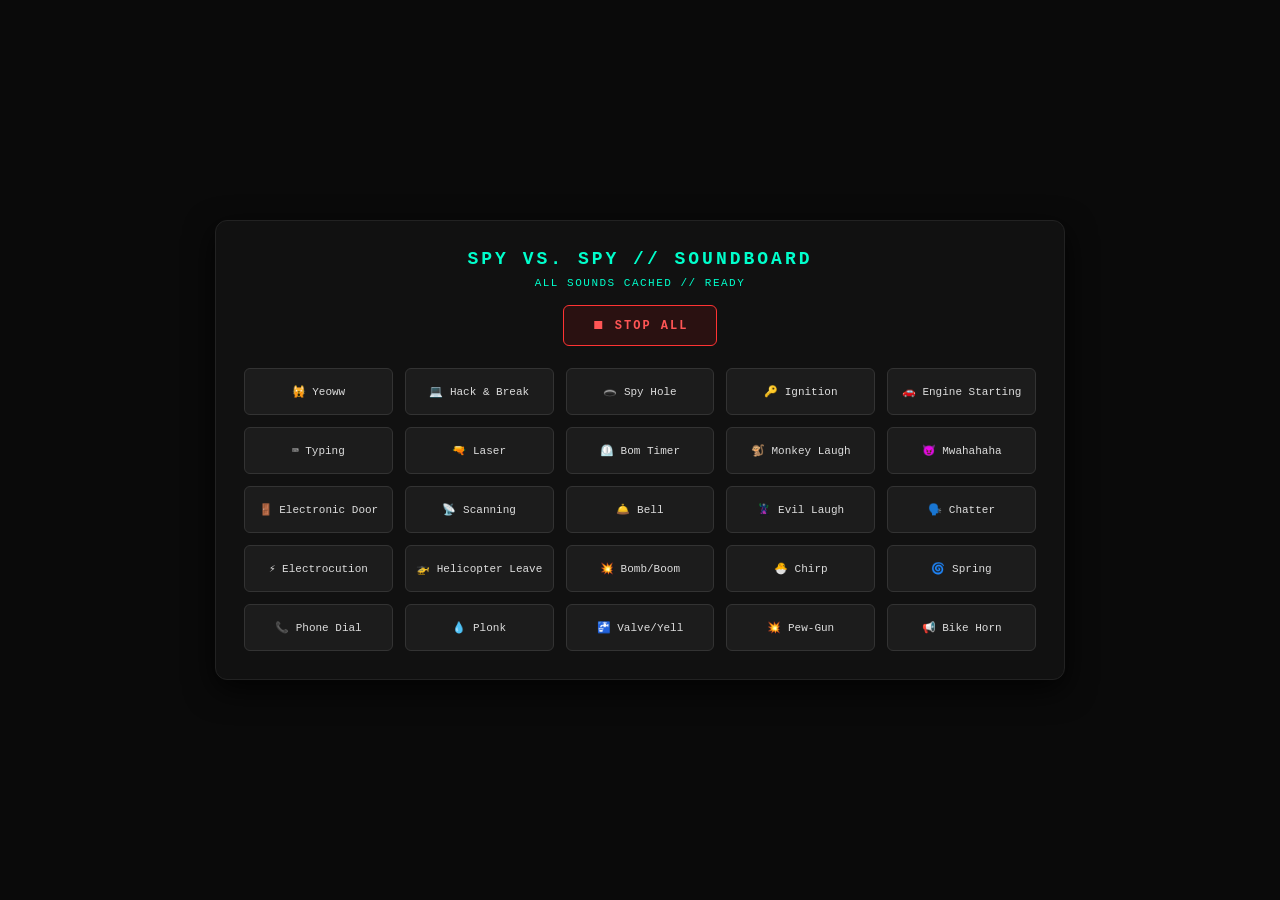
<file: index.htm>
<!DOCTYPE html>
<html lang="en">
<head>
  <meta charset="UTF-8">
  <meta name="viewport" content="width=device-width, initial-scale=1.0">
  <title>Spy vs. Spy Soundboard</title>
  <style>
    * {
      box-sizing: border-box;
    }
    body {
      background-color: #0a0a0a;
      color: #ffffff;
      font-family: 'Courier New', Courier, monospace;
      margin: 0;
      padding: 40px 20px;
      display: flex;
      justify-content: center;
      align-items: center;
      min-height: 100vh;
    }

    .soundboard-container {
      background: #111111;
      padding: 28px;
      border-radius: 12px;
      color: #ffffff;
      width: 100%;
      max-width: 850px;
      border: 1px solid #222222;
      box-shadow: 0 10px 30px rgba(0,0,0,0.8);
    }

    .soundboard-container h1 {
      margin-top: 0;
      margin-bottom: 8px;
      font-size: 18px;
      letter-spacing: 3px;
      color: #00ffcc;
      text-transform: uppercase;
      text-align: center;
    }

    .loader-status {
      font-size: 11px;
      color: #888888;
      text-align: center;
      margin-bottom: 16px;
      letter-spacing: 1.5px;
      text-transform: uppercase;
    }

    .control-bar {
      display: flex;
      justify-content: center;
      margin-bottom: 22px;
    }

    .stop-btn {
      background: #2a1111;
      color: #ff5555;
      border: 1px solid #ff3333;
      padding: 12px 28px;
      border-radius: 6px;
      cursor: pointer;
      font-family: inherit;
      font-size: 12px;
      font-weight: bold;
      letter-spacing: 2px;
      transition: all 0.15s ease-in-out;
      user-select: none;
    }

    .stop-btn:hover {
      background: #ff3333;
      color: #ffffff;
      box-shadow: 0 0 15px rgba(255, 51, 51, 0.5);
    }

    .stop-btn:active {
      transform: scale(0.95);
    }

    .soundboard-grid {
      display: grid;
      grid-template-columns: repeat(5, 1fr);
      gap: 12px;
    }

    .sound-btn {
      background: #181818;
      color: #555555;
      border: 1px solid #252525;
      padding: 16px 8px;
      border-radius: 6px;
      cursor: pointer;
      font-family: inherit;
      font-size: 11px;
      text-align: center;
      transition: all 0.15s ease-in-out;
      user-select: none;
      white-space: nowrap;
      overflow: hidden;
      text-overflow: ellipsis;
    }

    .sound-btn.cached {
      color: #dddddd;
      border-color: #333333;
      background: #1c1c1c;
    }

    .sound-btn.cached:hover {
      background: #00ffcc;
      color: #000000;
      border-color: #00ffcc;
      font-weight: bold;
      box-shadow: 0 0 12px rgba(0, 255, 204, 0.4);
    }

    .sound-btn.playing {
      background: #00ffcc !important;
      color: #000000 !important;
      border-color: #00ffcc !important;
      font-weight: bold;
      box-shadow: 0 0 15px rgba(0, 255, 204, 0.6);
    }

    .sound-btn:active {
      transform: scale(0.96);
    }

    @media (max-width: 700px) {
      .soundboard-grid {
        grid-template-columns: repeat(3, 1fr);
      }
    }

    @media (max-width: 450px) {
      .soundboard-grid {
        grid-template-columns: repeat(2, 1fr);
      }
    }
  </style>
</head>
<body>

<div class="soundboard-container">
  <h1>SPY VS. SPY // SOUNDBOARD</h1>
  <div id="loader-status" class="loader-status">Pre-caching audio files...</div>
  
  <div class="control-bar">
    <button id="stop-all-btn" class="stop-btn">⏹ STOP ALL</button>
  </div>

  <div class="soundboard-grid">
    <button class="sound-btn" data-src="./DATA_00000.wav">🙀 Yeoww</button>
    <button class="sound-btn" data-src="./DATA_00149.wav">💻 Hack & Break</button>
    <button class="sound-btn" data-src="./DATA_00164.wav">🕳️ Spy Hole</button>
    <button class="sound-btn" data-src="./DATA_00174.wav">🔑 Ignition</button>
    <button class="sound-btn" data-src="./DATA_00189.wav">🚗 Engine Starting</button>
    <button class="sound-btn" data-src="./DATA_00200.wav">⌨️ Typing</button>
    <button class="sound-btn" data-src="./DATA_00212.wav">🔫 Laser</button>
    <button class="sound-btn" data-src="./DATA_00221.wav">⏲️ Bom Timer</button>
    <button class="sound-btn" data-src="./DATA_00250.wav">🐒 Monkey Laugh</button>
    <button class="sound-btn" data-src="./DATA_00252.wav">😈 Mwahahaha</button>
    <button class="sound-btn" data-src="./DATA_00264.wav">🚪 Electronic Door</button>
    <button class="sound-btn" data-src="./DATA_00271.wav">📡 Scanning</button>
    <button class="sound-btn" data-src="./DATA_00275.wav">🛎️ Bell</button>
    <button class="sound-btn" data-src="./DATA_00295.wav">🦹 Evil Laugh</button>
    <button class="sound-btn" data-src="./DATA_00301.wav">🗣️ Chatter</button>
    <button class="sound-btn" data-src="./DATA_00329.wav">⚡ Electrocution</button>
    <button class="sound-btn" data-src="./DATA_00386.wav">🚁 Helicopter Leave</button>
    <button class="sound-btn" data-src="./DATA_00402.wav">💥 Bomb/Boom</button>
    <button class="sound-btn" data-src="./DATA_00405.wav">🐣 Chirp</button>
    <button class="sound-btn" data-src="./DATA_00408.wav">🌀 Spring</button>
    <button class="sound-btn" data-src="./DATA_00416.wav">📞 Phone Dial</button>
    <button class="sound-btn" data-src="./DATA_00418.wav">💧 Plonk</button>
    <button class="sound-btn" data-src="./DATA_00419.wav">🚰 Valve/Yell</button>
    <button class="sound-btn" data-src="./DATA_00424.wav">💥 Pew-Gun</button>
    <button class="sound-btn" data-src="./DATA_00425.wav">📢 Bike Horn</button>
  </div>
</div>

<script>
  const activeAudioMap = new Map();
  const buttons = document.querySelectorAll('.sound-btn');
  const stopBtn = document.getElementById('stop-all-btn');
  const statusEl = document.getElementById('loader-status');
  let loadedCount = 0;

  buttons.forEach(button => {
    const url = button.dataset.src;
    
    const preloadAudio = new Audio();
    preloadAudio.src = url;
    preloadAudio.preload = 'auto';

    preloadAudio.addEventListener('canplaythrough', () => {
      if (!button.classList.contains('cached')) {
        button.classList.add('cached');
        loadedCount++;
        if (loadedCount === buttons.length) {
          statusEl.textContent = "All sounds cached // Ready";
          statusEl.style.color = "#00ffcc";
        } else {
          statusEl.textContent = `Pre-caching audio: ${loadedCount}/${buttons.length}`;
        }
      }
    }, { once: true });

    preloadAudio.load();

    button.addEventListener('click', () => {
      if (activeAudioMap.has(button)) {
        const audio = activeAudioMap.get(button);
        audio.pause();
        audio.currentTime = 0;
        activeAudioMap.delete(button);
        button.classList.remove('playing');
        return;
      }

      const audio = new Audio(url);
      activeAudioMap.set(button, audio);
      button.classList.add('playing');

      audio.play().catch(err => {
        console.error("Playback failed:", err);
        activeAudioMap.delete(button);
        button.classList.remove('playing');
      });

      audio.addEventListener('ended', () => {
        activeAudioMap.delete(button);
        button.classList.remove('playing');
      });
    });
  });

  stopBtn.addEventListener('click', () => {
    activeAudioMap.forEach((audio, button) => {
      audio.pause();
      audio.currentTime = 0;
      button.classList.remove('playing');
    });
    activeAudioMap.clear();
  });
</script>
</body>
</html>
</file>
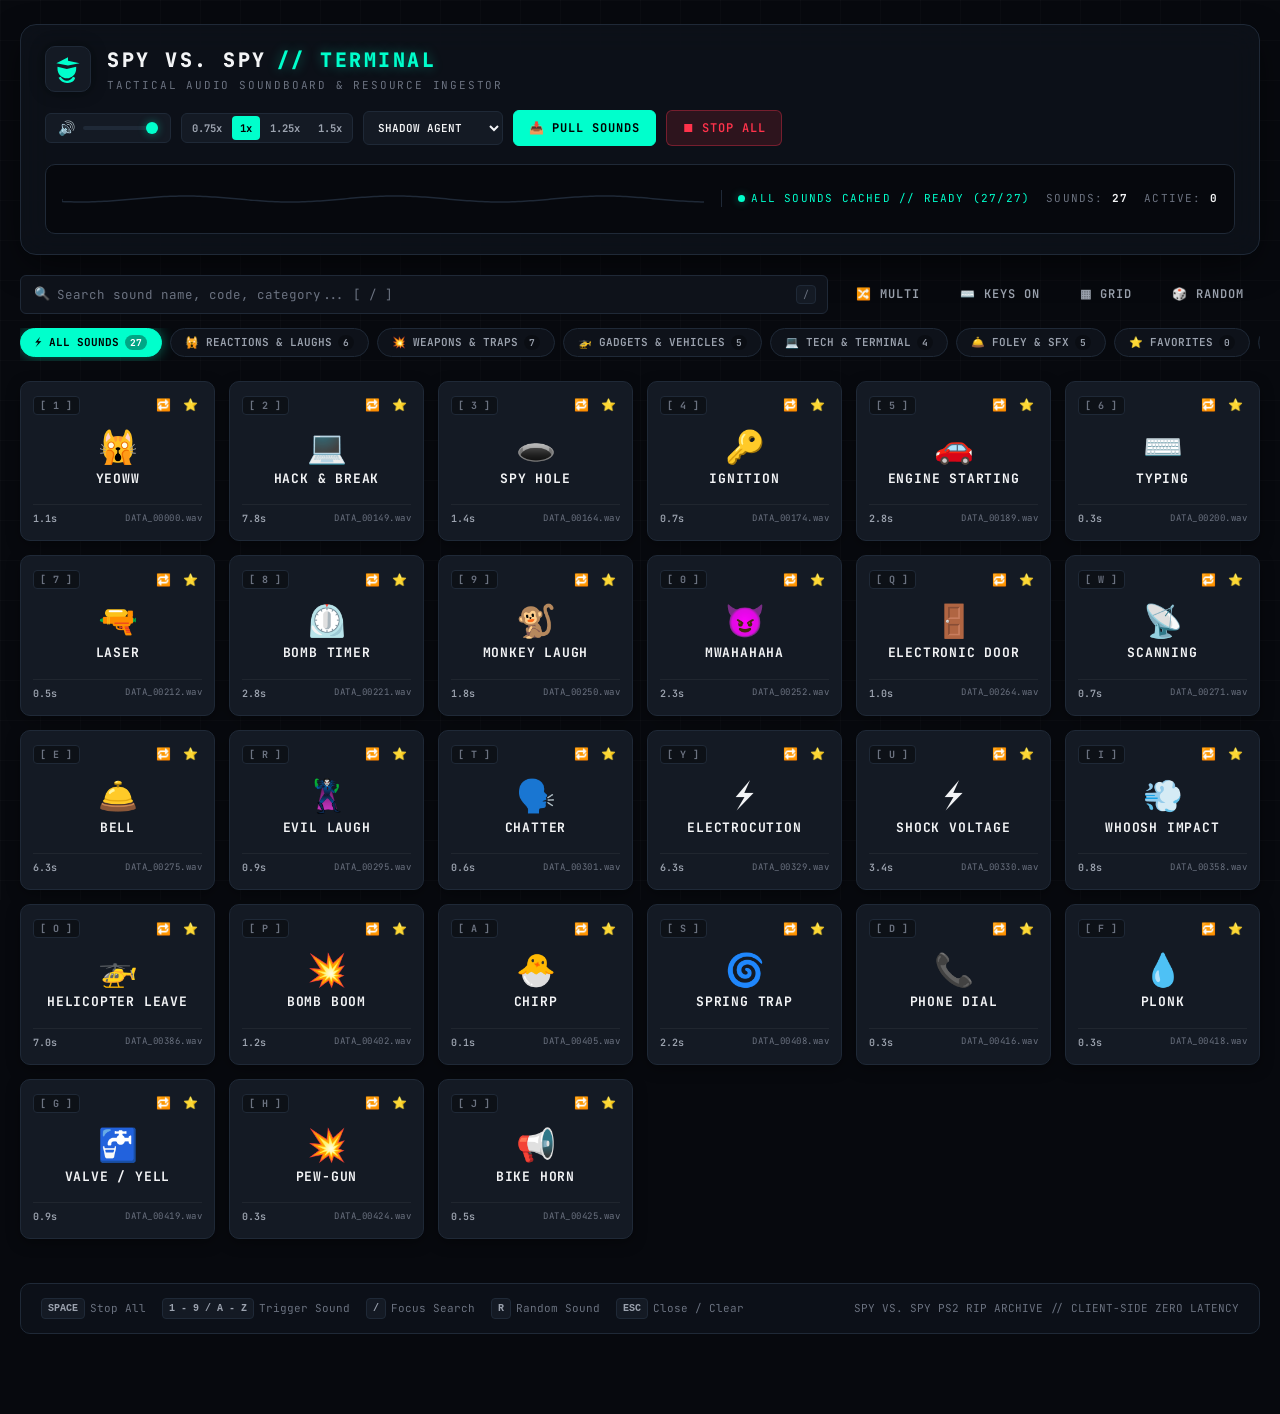
<file: index.html>
<!DOCTYPE html>
<html lang="en">
<head>
  <meta charset="UTF-8">
  <meta name="viewport" content="width=device-width, initial-scale=1.0">
  <title>SPY VS. SPY // AUDIO TERMINAL</title>
  <meta name="description" content="Ultra-clean, zero-latency interactive Spy vs. Spy soundboard with audio visualizer, zip extractor, and Sounds Resource file import.">
  
  <!-- Modern Clean Typography -->
  <link rel="preconnect" href="https://fonts.googleapis.com">
  <link rel="preconnect" href="https://fonts.gstatic.com" crossorigin>
  <link href="https://fonts.googleapis.com/css2?family=JetBrains+Mono:wght@400;500;600;700;800&family=Inter:wght@400;500;600;700;800&display=swap" rel="stylesheet">
  
  <link rel="stylesheet" href="css/style.css">
</head>
<body>

<div class="app-wrapper">
  
  <!-- ===================================================================
       HEADER & VISUALIZER PANEL
       =================================================================== -->
  <header class="header-panel">
    <div class="header-top">
      
      <!-- Brand & Title -->
      <div class="brand-section">
        <div class="spy-logo" title="Spy vs. Spy Classified HQ">
          <!-- Stylized Spy Hat & Trenchcoat Mask Icon -->
          <svg viewBox="0 0 24 24">
            <path d="M12 2L2 7l10 2 10-2-10-2zm0 4.2L5.8 7.5 12 8.7l6.2-1.2L12 6.2zM3 10v2c0 4.4 3.6 8 8 8s8-3.6 8-8v-2l-8 2-8-2zm8 14c-3.1 0-5.8-1.8-7.1-4.4l1.8-1c1 1.9 3 3.4 5.3 3.4s4.3-1.5 5.3-3.4l1.8 1C17.8 22.2 15.1 24 12 24z"/>
          </svg>
        </div>
        <div class="brand-titles">
          <h1>SPY VS. SPY <span class="accent-tag">// TERMINAL</span></h1>
          <div class="subtitle">TACTICAL AUDIO SOUNDBOARD & RESOURCE INGESTOR</div>
        </div>
      </div>

      <!-- Header Action Controls -->
      <div class="header-actions">
        <!-- Master Volume Control -->
        <div class="volume-control-box" title="Master Volume">
          <button id="volume-mute-btn" class="vol-icon-btn" title="Toggle Mute">🔊</button>
          <input type="range" id="volume-slider" class="volume-slider" min="0" max="1" step="0.05" value="1">
        </div>

        <!-- Playback Speed / Pitch -->
        <div class="speed-selector" title="Playback Speed / Pitch">
          <button class="speed-opt" data-speed="0.75">0.75x</button>
          <button class="speed-opt active" data-speed="1.0">1x</button>
          <button class="speed-opt" data-speed="1.25">1.25x</button>
          <button class="speed-opt" data-speed="1.5">1.5x</button>
        </div>

        <!-- Theme Picker -->
        <select id="theme-picker" class="theme-picker-select" title="Interface Theme">
          <option value="shadow">SHADOW AGENT</option>
          <option value="noir">MAD NOIR (B&W)</option>
          <option value="crt">CRT TERMINAL</option>
        </select>

        <!-- Import / Pull Sounds Button -->
        <button id="import-open-btn" class="btn btn-primary" title="Pull in sound files from Sounds Resource or computer">
          <span>📥</span> PULL SOUNDS
        </button>

        <!-- Global Master Stop Button -->
        <button id="stop-all-btn" class="btn btn-danger" title="Stop all playing audio (Shortcut: Space)">
          <span>⏹</span> STOP ALL
        </button>
      </div>

    </div>

    <!-- Realtime Audio Visualizer Strip -->
    <div class="visualizer-strip">
      <div class="canvas-container">
        <canvas id="audio-visualizer"></canvas>
      </div>
      <div class="status-telemetry">
        <div class="status-tag">
          <span class="status-dot"></span>
          <span id="loader-status">CONNECTING AUDIO ENGINE...</span>
        </div>
        <div>SOUNDS: <strong id="total-sounds-count">27</strong></div>
        <div>ACTIVE: <strong id="active-voices-count">0</strong></div>
      </div>
    </div>
  </header>

  <!-- ===================================================================
       TOOLBAR: SEARCH, CATEGORIES & VIEW SWITCHES
       =================================================================== -->
  <section class="toolbar-panel">
    
    <div class="search-and-controls">
      <!-- Search Input -->
      <div class="search-box">
        <span class="search-icon">🔍</span>
        <input type="text" id="search-input" class="search-input" placeholder="Search sound name, code, category... [ / ]" autocomplete="off" spellcheck="false">
        <button id="search-clear-btn" class="search-clear-btn" title="Clear Search">✕</button>
        <span class="search-shortcut-badge">/</span>
      </div>

      <!-- Action Toggles -->
      <div class="toolbar-toggles">
        <button id="playback-mode-toggle" class="btn btn-ghost" title="Switch between Multi-Sound and Solo mode">🔀 MULTI</button>
        <button id="hotkey-toggle-btn" class="btn btn-ghost" title="Toggle visible hotkey badges">⌨️ KEYS ON</button>
        <button id="view-mode-toggle" class="btn btn-ghost" title="Toggle Grid / List view">▦ GRID</button>
        <button id="random-sound-btn" class="btn btn-ghost" title="Trigger a random sound effect [R]">🎲 RANDOM</button>
      </div>
    </div>

    <!-- Category Filter Pills -->
    <div class="categories-strip">
      <button class="cat-pill active" data-category="all">
        <span>⚡ ALL SOUNDS</span>
        <span class="cat-count">27</span>
      </button>
      <button class="cat-pill" data-category="reactions">
        <span>🙀 REACTIONS & LAUGHS</span>
        <span class="cat-count">6</span>
      </button>
      <button class="cat-pill" data-category="weapons">
        <span>💥 WEAPONS & TRAPS</span>
        <span class="cat-count">7</span>
      </button>
      <button class="cat-pill" data-category="gadgets">
        <span>🚁 GADGETS & VEHICLES</span>
        <span class="cat-count">5</span>
      </button>
      <button class="cat-pill" data-category="tech">
        <span>💻 TECH & TERMINAL</span>
        <span class="cat-count">4</span>
      </button>
      <button class="cat-pill" data-category="foley">
        <span>🛎️ FOLEY & SFX</span>
        <span class="cat-count">5</span>
      </button>
      <button class="cat-pill" data-category="favorites">
        <span>⭐ FAVORITES</span>
        <span class="cat-count">0</span>
      </button>
      <button class="cat-pill" data-category="custom">
        <span>📥 CUSTOM / IMPORTED</span>
        <span class="cat-count">0</span>
      </button>
    </div>

  </section>

  <!-- ===================================================================
       SOUNDBOARD GRID CONTAINER
       =================================================================== -->
  <main id="soundboard-grid" class="soundboard-grid" aria-label="Spy Soundboard Grid">
    <!-- Sound cards injected dynamically via JavaScript -->
  </main>

  <!-- ===================================================================
       FOOTER & KEYBOARD SHORTCUTS HINTS
       =================================================================== -->
  <footer class="footer-bar">
    <div class="hotkey-hints">
      <span class="hotkey-item"><kbd>SPACE</kbd> Stop All</span>
      <span class="hotkey-item"><kbd>1 - 9 / A - Z</kbd> Trigger Sound</span>
      <span class="hotkey-item"><kbd>/</kbd> Focus Search</span>
      <span class="hotkey-item"><kbd>R</kbd> Random Sound</span>
      <span class="hotkey-item"><kbd>ESC</kbd> Close / Clear</span>
    </div>
    <div>SPY VS. SPY PS2 RIP ARCHIVE // CLIENT-SIDE ZERO LATENCY</div>
  </footer>

</div>

<!-- Toast Container -->
<div id="toast-container" class="toast-container"></div>

<!-- ===================================================================
     FULLSCREEN DRAG & DROP OVERLAY
     =================================================================== -->
<div id="global-drag-overlay" class="global-drag-overlay">
  <div class="global-drag-icon">📦</div>
  <div class="global-drag-title">DROP SOUND ARCHIVE OR AUDIO FILES HERE</div>
  <div class="global-drag-subtitle">Supports .ZIP from Sounds Resource, or raw .WAV, .MP3, .OGG, .FLAC</div>
</div>

<!-- ===================================================================
     IMPORT / PULL SOUNDS MODAL
     =================================================================== -->
<div id="import-modal" class="modal-backdrop">
  <div class="modal-window">
    
    <div class="modal-header">
      <h2><span>📥</span> PULL & IMPORT SOUND ASSETS</h2>
      <button class="modal-close-btn" title="Close">✕</button>
    </div>

    <!-- Modal Navigation Tabs -->
    <div class="modal-tabs">
      <button class="modal-tab-btn active" data-tab="tab-upload">DROP / UNPACK ZIP</button>
      <button class="modal-tab-btn" data-tab="tab-url">PULL FROM URL</button>
      <button class="modal-tab-btn" data-tab="tab-manage">CUSTOM LIBRARY</button>
    </div>

    <div class="modal-body">
      
      <!-- TAB 1: DROP / UNPACK ZIP (SOUNDS RESOURCE SPECIFIC) -->
      <div id="tab-upload" class="modal-tab-pane" style="display: flex; flex-direction: column; gap: 16px;">
        
        <!-- The Sounds Resource Helper Card -->
        <div id="spriters-notice-box" class="spriters-notice-card">
          <div class="spriters-notice-header">
            <h4><span>🕵️‍♂️</span> The Sounds Resource (PlayStation 2 // Asset 452648)</h4>
            <a href="https://sounds.spriters-resource.com/playstation_2/spyvsspy/asset/452648/" 
               target="_blank" 
               rel="noopener noreferrer" 
               class="btn btn-primary" 
               style="font-size: 11px; padding: 5px 10px;">
              OPEN ASSET PAGE ↗
            </a>
          </div>
          <p>
            Asset <strong>#452648</strong> contains the sound effect rips from <em>Spy vs. Spy (PS2)</em>. 
            Because The Sounds Resource utilizes Cloudflare protection, direct scraping is guarded. 
            Importing is instant with 2 clicks:
          </p>
          <ol class="spriters-step-list">
            <li>Click <strong>Open Asset Page ↗</strong> above.</li>
            <li>Click the <strong>Download Asset / ZIP</strong> button on their page.</li>
            <li>Drag & drop the downloaded <code>.zip</code> file right into the box below!</li>
          </ol>
        </div>

        <!-- Dropzone Area -->
        <div id="modal-dropzone" class="dropzone-box">
          <div class="dropzone-icon">📁</div>
          <div class="dropzone-title">DROP ASSET .ZIP OR AUDIO FILES HERE</div>
          <div class="dropzone-subtitle">Click to select files, or drag and drop any .zip, .wav, .mp3, .ogg</div>
          <input type="file" id="modal-file-picker" multiple accept=".zip,.wav,.mp3,.ogg,.flac,.m4a,.aac" style="display: none;">
        </div>

      </div>

      <!-- TAB 2: PULL FROM URL -->
      <div id="tab-url" class="modal-tab-pane" style="display: none; flex-direction: column; gap: 16px;">
        <p style="font-size: 12px; color: var(--text-dim); line-height: 1.6;">
          Enter any direct audio file URL (or sound package URL). The app will automatically attempt direct retrieval, and gracefully proxy cross-origin restrictions if blocked by CORS:
        </p>

        <div class="url-input-group">
          <label class="url-input-label" for="url-input-field">AUDIO SOURCE URL:</label>
          <div class="url-input-row">
            <input type="url" id="url-input-field" class="url-text-input" placeholder="https://example.com/sound.wav or sound_pack.zip">
            <button id="url-fetch-btn" class="btn btn-primary">FETCH & ADD</button>
          </div>
        </div>
      </div>

      <!-- TAB 3: CUSTOM LIBRARY MANAGEMENT -->
      <div id="tab-manage" class="modal-tab-pane" style="display: none; flex-direction: column; gap: 14px;">
        <div style="display: flex; justify-content: space-between; align-items: center;">
          <span style="font-size: 12px; font-weight: 700;">IMPORTED CUSTOM SOUNDS</span>
          <button id="export-pack-btn" class="btn btn-ghost" style="font-size: 11px;">💾 EXPORT SOUNDBOARD PACK (.JSON)</button>
        </div>
        <div id="modal-custom-list" class="custom-list">
          <!-- Injected via JS -->
        </div>
      </div>

    </div>

    <div class="modal-footer">
      <span style="font-size: 10.5px; color: var(--text-muted);">ALL EXTRACTED SOUNDS ARE PERSISTED LOCALLY IN INDEXEDDB</span>
      <button class="btn btn-ghost modal-close-btn" style="padding: 6px 14px;">CLOSE</button>
    </div>

  </div>
</div>

<!-- Scripts -->
<script src="js/jszip.min.js"></script>
<!-- CDN Fallback for JSZip if local script is missing -->
<script>
  if (!window.JSZip) {
    var cdnScript = document.createElement('script');
    cdnScript.src = 'https://cdnjs.cloudflare.com/ajax/libs/jszip/3.10.1/jszip.min.js';
    document.head.appendChild(cdnScript);
  }
</script>
<script src="js/app.js"></script>

</body>
</html>
</file>
<file: css/style.css>
/* ===================================================================
   SPY VS. SPY // AUDIO TERMINAL - MODERN CLEAN STYLESHEET
   =================================================================== */

:root {
  --font-mono: 'JetBrains Mono', 'SF Mono', Monaco, 'Courier New', monospace;
  --font-sans: 'Inter', -apple-system, BlinkMacSystemFont, 'Segoe UI', Roboto, sans-serif;

  /* Theme: Shadow Agent (Default) */
  --bg-body: #07090e;
  --bg-surface: #0e121a;
  --bg-card: #141a24;
  --bg-card-hover: #1c2433;
  --bg-card-active: #0c2b29;
  --border-subtle: #1f2937;
  --border-glow: #00ffcc;
  --text-main: #f3f4f6;
  --text-dim: #9ca3af;
  --text-muted: #6b7280;
  --accent: #00ffcc;
  --accent-glow: rgba(0, 255, 204, 0.4);
  --accent-secondary: #ffb000;
  --accent-danger: #ff334b;
  --danger-glow: rgba(255, 51, 75, 0.45);
  --badge-bg: rgba(0, 255, 204, 0.12);
  --badge-text: #00ffcc;
  --glass: rgba(14, 18, 26, 0.85);
  --glass-border: rgba(255, 255, 255, 0.08);
  --shadow-main: 0 12px 36px -8px rgba(0, 0, 0, 0.7);
  --radius-sm: 6px;
  --radius-md: 10px;
  --radius-lg: 16px;
}

/* Theme: Classic MAD Spy (Monochrome Noir) */
[data-theme="noir"] {
  --bg-body: #000000;
  --bg-surface: #111111;
  --bg-card: #181818;
  --bg-card-hover: #262626;
  --bg-card-active: #ffffff;
  --border-subtle: #333333;
  --border-glow: #ffffff;
  --text-main: #ffffff;
  --text-dim: #d1d5db;
  --text-muted: #888888;
  --accent: #ffffff;
  --accent-glow: rgba(255, 255, 255, 0.5);
  --accent-secondary: #d1d5db;
  --accent-danger: #ff4444;
  --danger-glow: rgba(255, 68, 68, 0.5);
  --badge-bg: rgba(255, 255, 255, 0.15);
  --badge-text: #ffffff;
  --glass: rgba(18, 18, 18, 0.95);
  --glass-border: rgba(255, 255, 255, 0.15);
}

/* Theme: Amber CRT Terminal */
[data-theme="crt"] {
  --bg-body: #0a0800;
  --bg-surface: #141002;
  --bg-card: #1e1905;
  --bg-card-hover: #2d2508;
  --bg-card-active: #3b2f0a;
  --border-subtle: #3d320a;
  --border-glow: #ffb000;
  --text-main: #ffca43;
  --text-dim: #d19a1a;
  --text-muted: #8a6510;
  --accent: #ffb000;
  --accent-glow: rgba(255, 176, 0, 0.45);
  --accent-secondary: #33ff33;
  --accent-danger: #ff3b30;
  --danger-glow: rgba(255, 59, 48, 0.45);
  --badge-bg: rgba(255, 176, 0, 0.14);
  --badge-text: #ffb000;
  --glass: rgba(20, 16, 2, 0.92);
  --glass-border: rgba(255, 176, 0, 0.2);
}

* {
  box-sizing: border-box;
  margin: 0;
  padding: 0;
}

html, body {
  min-height: 100vh;
  background-color: var(--bg-body);
  color: var(--text-main);
  font-family: var(--font-mono);
  -webkit-font-smoothing: antialiased;
  -moz-osx-font-smoothing: grayscale;
  line-height: 1.5;
  overflow-x: hidden;
}

/* Background Cyber Grid */
body::before {
  content: "";
  position: fixed;
  inset: 0;
  background-image:
    linear-gradient(to right, rgba(255, 255, 255, 0.02) 1px, transparent 1px),
    linear-gradient(to bottom, rgba(255, 255, 255, 0.02) 1px, transparent 1px);
  background-size: 40px 40px;
  pointer-events: none;
  z-index: 0;
}

.app-wrapper {
  position: relative;
  z-index: 1;
  max-width: 1400px;
  margin: 0 auto;
  padding: 24px 20px 80px;
  display: flex;
  flex-direction: column;
  gap: 20px;
}

/* ===================================================================
   TOP HEADER & VISUALIZER
   =================================================================== */

.header-panel {
  background: var(--glass);
  backdrop-filter: blur(16px);
  -webkit-backdrop-filter: blur(16px);
  border: 1px solid var(--border-subtle);
  border-radius: var(--radius-lg);
  padding: 20px 24px;
  box-shadow: var(--shadow-main);
  display: flex;
  flex-direction: column;
  gap: 18px;
}

.header-top {
  display: flex;
  align-items: center;
  justify-content: space-between;
  gap: 16px;
  flex-wrap: wrap;
}

.brand-section {
  display: flex;
  align-items: center;
  gap: 16px;
}

.spy-logo {
  width: 46px;
  height: 46px;
  background: var(--bg-card);
  border: 1px solid var(--border-subtle);
  border-radius: var(--radius-md);
  display: flex;
  align-items: center;
  justify-content: center;
  color: var(--accent);
  transition: all 0.25s ease;
  box-shadow: 0 0 15px rgba(0, 0, 0, 0.4);
}

.spy-logo svg {
  width: 28px;
  height: 28px;
  fill: currentColor;
}

.brand-titles h1 {
  font-size: 20px;
  font-weight: 800;
  letter-spacing: 2.5px;
  color: var(--text-main);
  display: flex;
  align-items: center;
  gap: 10px;
}

.brand-titles h1 .accent-tag {
  color: var(--accent);
  text-shadow: 0 0 12px var(--accent-glow);
}

.brand-titles .subtitle {
  font-size: 11px;
  color: var(--text-muted);
  letter-spacing: 1.8px;
  text-transform: uppercase;
  margin-top: 2px;
}

/* Header Quick Actions */
.header-actions {
  display: flex;
  align-items: center;
  gap: 10px;
  flex-wrap: wrap;
}

.btn {
  background: var(--bg-card);
  color: var(--text-main);
  border: 1px solid var(--border-subtle);
  padding: 9px 15px;
  border-radius: var(--radius-sm);
  font-family: inherit;
  font-size: 12px;
  font-weight: 600;
  letter-spacing: 1px;
  cursor: pointer;
  display: inline-flex;
  align-items: center;
  gap: 7px;
  transition: all 0.18s cubic-bezier(0.4, 0, 0.2, 1);
  user-select: none;
  white-space: nowrap;
}

.btn:hover {
  background: var(--bg-card-hover);
  border-color: var(--border-glow);
  color: var(--accent);
  box-shadow: 0 0 14px var(--accent-glow);
  transform: translateY(-1px);
}

.btn:active {
  transform: translateY(1px);
}

.btn-primary {
  background: var(--accent);
  color: #000000;
  border-color: var(--accent);
  font-weight: 700;
}

.btn-primary:hover {
  background: #ffffff;
  color: #000000;
  border-color: #ffffff;
  box-shadow: 0 0 18px var(--accent-glow);
}

.btn-danger {
  background: rgba(255, 51, 75, 0.14);
  color: var(--accent-danger);
  border-color: rgba(255, 51, 75, 0.35);
}

.btn-danger:hover {
  background: var(--accent-danger);
  color: #ffffff;
  border-color: var(--accent-danger);
  box-shadow: 0 0 16px var(--danger-glow);
}

.btn-ghost {
  background: transparent;
  border-color: transparent;
  color: var(--text-dim);
}

.btn-ghost:hover {
  background: var(--bg-card);
  border-color: var(--border-subtle);
}

/* Master Volume Slider */
.volume-control-box {
  display: flex;
  align-items: center;
  gap: 8px;
  background: var(--bg-card);
  border: 1px solid var(--border-subtle);
  padding: 6px 12px;
  border-radius: var(--radius-sm);
}

.vol-icon-btn {
  background: none;
  border: none;
  color: var(--text-dim);
  cursor: pointer;
  display: flex;
  align-items: center;
  font-size: 14px;
}

.vol-icon-btn:hover {
  color: var(--accent);
}

.volume-slider {
  -webkit-appearance: none;
  appearance: none;
  width: 75px;
  height: 4px;
  border-radius: 2px;
  background: var(--border-subtle);
  outline: none;
  cursor: pointer;
}

.volume-slider::-webkit-slider-thumb {
  -webkit-appearance: none;
  appearance: none;
  width: 12px;
  height: 12px;
  border-radius: 50%;
  background: var(--accent);
  cursor: pointer;
  box-shadow: 0 0 8px var(--accent-glow);
}

/* Playback Speed Selector */
.speed-selector {
  display: flex;
  align-items: center;
  gap: 2px;
  background: var(--bg-card);
  border: 1px solid var(--border-subtle);
  border-radius: var(--radius-sm);
  padding: 2px;
}

.speed-opt {
  background: none;
  border: none;
  color: var(--text-dim);
  font-family: inherit;
  font-size: 10.5px;
  font-weight: 700;
  padding: 5px 8px;
  border-radius: 4px;
  cursor: pointer;
  transition: all 0.15s ease;
}

.speed-opt:hover {
  color: var(--text-main);
}

.speed-opt.active {
  background: var(--accent);
  color: #000000;
}

/* Theme Dropdown */
.theme-picker-select {
  background: var(--bg-card);
  color: var(--text-main);
  border: 1px solid var(--border-subtle);
  padding: 8px 10px;
  border-radius: var(--radius-sm);
  font-family: inherit;
  font-size: 11px;
  font-weight: 600;
  cursor: pointer;
  outline: none;
}

/* ===================================================================
   AUDIO VISUALIZER & STATUS STRIP
   =================================================================== */

.visualizer-strip {
  display: grid;
  grid-template-columns: 1fr auto;
  gap: 16px;
  align-items: center;
  background: rgba(0, 0, 0, 0.45);
  border: 1px solid var(--border-subtle);
  border-radius: var(--radius-md);
  padding: 10px 16px;
  position: relative;
  overflow: hidden;
}

.canvas-container {
  height: 48px;
  width: 100%;
  position: relative;
  display: flex;
  align-items: center;
}

#audio-visualizer {
  width: 100%;
  height: 100%;
  display: block;
}

.status-telemetry {
  display: flex;
  align-items: center;
  gap: 16px;
  font-size: 11px;
  letter-spacing: 1.2px;
  color: var(--text-muted);
  text-transform: uppercase;
  border-left: 1px solid var(--border-subtle);
  padding-left: 16px;
  white-space: nowrap;
}

.status-telemetry .status-tag {
  display: flex;
  align-items: center;
  gap: 6px;
}

.status-dot {
  width: 7px;
  height: 7px;
  border-radius: 50%;
  background: var(--accent);
  box-shadow: 0 0 8px var(--accent-glow);
  animation: pulse-dot 2s infinite ease-in-out;
}

@keyframes pulse-dot {
  0%, 100% { opacity: 1; transform: scale(1); }
  50% { opacity: 0.4; transform: scale(0.85); }
}

.status-telemetry strong {
  color: var(--text-main);
  font-weight: 700;
}

/* ===================================================================
   TOOLBAR: SEARCH, CATEGORIES & MODES
   =================================================================== */

.toolbar-panel {
  display: flex;
  flex-direction: column;
  gap: 14px;
}

.search-and-controls {
  display: flex;
  gap: 12px;
  align-items: center;
  flex-wrap: wrap;
}

.search-box {
  flex: 1;
  min-width: 260px;
  position: relative;
  display: flex;
  align-items: center;
}

.search-icon {
  position: absolute;
  left: 14px;
  color: var(--text-muted);
  font-size: 13px;
  pointer-events: none;
}

.search-input {
  width: 100%;
  background: var(--bg-surface);
  border: 1px solid var(--border-subtle);
  border-radius: var(--radius-sm);
  padding: 10px 40px 10px 36px;
  font-family: inherit;
  font-size: 12.5px;
  color: var(--text-main);
  outline: none;
  transition: all 0.15s ease;
}

.search-input:focus {
  border-color: var(--border-glow);
  box-shadow: 0 0 14px var(--accent-glow);
}

.search-input::placeholder {
  color: var(--text-muted);
}

.search-clear-btn {
  position: absolute;
  right: 12px;
  background: none;
  border: none;
  color: var(--text-muted);
  cursor: pointer;
  font-size: 14px;
  display: none;
}

.search-clear-btn:hover {
  color: var(--text-main);
}

.search-shortcut-badge {
  position: absolute;
  right: 12px;
  background: var(--bg-card);
  border: 1px solid var(--border-subtle);
  border-radius: 4px;
  padding: 1px 6px;
  font-size: 10px;
  color: var(--text-muted);
  pointer-events: none;
}

.toolbar-toggles {
  display: flex;
  align-items: center;
  gap: 8px;
  flex-wrap: wrap;
}

/* Categories Strip */
.categories-strip {
  display: flex;
  align-items: center;
  gap: 8px;
  overflow-x: auto;
  padding-bottom: 4px;
  scrollbar-width: none;
}

.categories-strip::-webkit-scrollbar {
  display: none;
}

.cat-pill {
  background: var(--bg-surface);
  border: 1px solid var(--border-subtle);
  border-radius: 20px;
  padding: 6px 14px;
  font-family: inherit;
  font-size: 11px;
  font-weight: 600;
  color: var(--text-dim);
  cursor: pointer;
  display: inline-flex;
  align-items: center;
  gap: 6px;
  white-space: nowrap;
  transition: all 0.15s ease;
  user-select: none;
}

.cat-pill:hover {
  background: var(--bg-card-hover);
  color: var(--text-main);
  border-color: var(--text-muted);
}

.cat-pill.active {
  background: var(--accent);
  color: #000000;
  border-color: var(--accent);
  font-weight: 700;
  box-shadow: 0 0 14px var(--accent-glow);
}

.cat-count {
  font-size: 9.5px;
  padding: 1px 5px;
  border-radius: 10px;
  background: rgba(0, 0, 0, 0.25);
}

.cat-pill.active .cat-count {
  background: rgba(0, 0, 0, 0.35);
  color: #ffffff;
}

/* ===================================================================
   SOUNDBOARD GRID & CARDS
   =================================================================== */

.soundboard-grid {
  display: grid;
  grid-template-columns: repeat(auto-fill, minmax(190px, 1fr));
  gap: 14px;
  position: relative;
}

/* Empty State */
.grid-empty-state {
  grid-column: 1 / -1;
  background: var(--bg-surface);
  border: 1px dashed var(--border-subtle);
  border-radius: var(--radius-lg);
  padding: 60px 20px;
  text-align: center;
  display: flex;
  flex-direction: column;
  align-items: center;
  gap: 12px;
}

.grid-empty-state .empty-icon {
  font-size: 38px;
}

.grid-empty-state h3 {
  font-size: 16px;
  color: var(--text-main);
  letter-spacing: 1px;
}

.grid-empty-state p {
  font-size: 12px;
  color: var(--text-muted);
  max-width: 440px;
}

/* Sound Card Item */
.sound-card {
  position: relative;
  background: var(--bg-card);
  border: 1px solid var(--border-subtle);
  border-radius: var(--radius-md);
  padding: 14px 12px;
  display: flex;
  flex-direction: column;
  gap: 10px;
  cursor: pointer;
  user-select: none;
  overflow: hidden;
  transition: all 0.2s cubic-bezier(0.4, 0, 0.2, 1);
  box-shadow: 0 4px 14px rgba(0, 0, 0, 0.35);
}

.sound-card:hover {
  background: var(--bg-card-hover);
  border-color: var(--text-muted);
  transform: translateY(-2px);
  box-shadow: 0 8px 24px rgba(0, 0, 0, 0.5);
}

.sound-card:active {
  transform: scale(0.98);
}

/* Playing Active State */
.sound-card.playing {
  background: var(--bg-card-active);
  border-color: var(--accent);
  box-shadow: 0 0 20px var(--accent-glow);
}

.sound-card.playing .card-icon-wrap {
  transform: scale(1.1);
  animation: icon-pulse 1.2s infinite ease-in-out;
}

@keyframes icon-pulse {
  0%, 100% { transform: scale(1.08); filter: drop-shadow(0 0 8px var(--accent)); }
  50% { transform: scale(0.96); filter: drop-shadow(0 0 2px var(--accent)); }
}

/* Playback Progress Line */
.card-progress-bar {
  position: absolute;
  bottom: 0;
  left: 0;
  height: 3.5px;
  width: 0%;
  background: var(--accent);
  box-shadow: 0 0 10px var(--accent);
  transition: width 0.05s linear;
  z-index: 2;
}

/* Card Header */
.card-top {
  display: flex;
  align-items: center;
  justify-content: space-between;
  gap: 6px;
  z-index: 1;
}

.card-hotkey {
  font-size: 10px;
  font-weight: 700;
  color: var(--text-muted);
  background: rgba(0, 0, 0, 0.35);
  border: 1px solid var(--border-subtle);
  border-radius: 4px;
  padding: 1px 6px;
  letter-spacing: 0.5px;
}

.sound-card.playing .card-hotkey {
  color: var(--accent);
  border-color: var(--accent);
}

.card-actions-mini {
  display: flex;
  align-items: center;
  gap: 4px;
}

.mini-action-btn {
  background: none;
  border: none;
  color: var(--text-muted);
  cursor: pointer;
  font-size: 12px;
  padding: 2px 4px;
  border-radius: 3px;
  transition: all 0.15s ease;
  line-height: 1;
}

.mini-action-btn:hover {
  color: var(--text-main);
  background: rgba(255, 255, 255, 0.1);
}

.mini-action-btn.active {
  color: var(--accent-secondary);
}

.mini-action-btn.starred {
  color: #ffca28;
}

/* Card Body */
.card-center {
  display: flex;
  flex-direction: column;
  align-items: center;
  justify-content: center;
  gap: 6px;
  padding: 6px 0;
  z-index: 1;
  text-align: center;
}

.card-icon-wrap {
  font-size: 32px;
  line-height: 1;
  transition: transform 0.2s ease;
}

.card-title {
  font-size: 13px;
  font-weight: 700;
  letter-spacing: 0.8px;
  color: var(--text-main);
  text-transform: uppercase;
  white-space: nowrap;
  overflow: hidden;
  text-overflow: ellipsis;
  max-width: 100%;
}

.sound-card.playing .card-title {
  color: var(--accent);
  text-shadow: 0 0 10px var(--accent-glow);
}

/* Card Bottom Metadata */
.card-bottom {
  display: flex;
  align-items: center;
  justify-content: space-between;
  gap: 6px;
  font-size: 10px;
  color: var(--text-muted);
  z-index: 1;
  border-top: 1px solid rgba(255, 255, 255, 0.05);
  padding-top: 6px;
}

.card-duration {
  font-weight: 600;
  color: var(--text-dim);
}

.card-filename {
  font-size: 9px;
  color: var(--text-muted);
  letter-spacing: 0.5px;
  white-space: nowrap;
  overflow: hidden;
  text-overflow: ellipsis;
  max-width: 80px;
}

.card-playing-indicator {
  display: none;
  align-items: center;
  gap: 2px;
  height: 10px;
}

.sound-card.playing .card-playing-indicator {
  display: inline-flex;
}

.sound-card.playing .card-filename {
  display: none;
}

.eq-bar {
  width: 2px;
  height: 100%;
  background: var(--accent);
  border-radius: 1px;
  animation: eq-anim 0.8s ease-in-out infinite alternate;
}

.eq-bar:nth-child(2) { animation-delay: 0.2s; }
.eq-bar:nth-child(3) { animation-delay: 0.4s; }

@keyframes eq-anim {
  0% { height: 2px; }
  100% { height: 10px; }
}

/* ===================================================================
   COMPACT LIST VIEW (ALTERNATIVE TO GRID)
   =================================================================== */

.soundboard-grid.compact-view {
  grid-template-columns: repeat(auto-fill, minmax(260px, 1fr));
  gap: 8px;
}

.compact-view .sound-card {
  flex-direction: row;
  align-items: center;
  padding: 8px 12px;
  gap: 12px;
}

.compact-view .card-top {
  order: 3;
  margin-left: auto;
}

.compact-view .card-center {
  flex-direction: row;
  padding: 0;
  gap: 10px;
  text-align: left;
}

.compact-view .card-icon-wrap {
  font-size: 20px;
}

.compact-view .card-bottom {
  border-top: none;
  padding-top: 0;
  order: 2;
}

/* ===================================================================
   MODAL DIALOGS (IMPORT & INFO)
   =================================================================== */

.modal-backdrop {
  position: fixed;
  inset: 0;
  background: rgba(0, 0, 0, 0.75);
  backdrop-filter: blur(8px);
  -webkit-backdrop-filter: blur(8px);
  z-index: 1000;
  display: flex;
  align-items: center;
  justify-content: center;
  padding: 20px;
  opacity: 0;
  pointer-events: none;
  transition: opacity 0.2s ease;
}

.modal-backdrop.open {
  opacity: 1;
  pointer-events: auto;
}

.modal-window {
  background: var(--bg-surface);
  border: 1px solid var(--border-subtle);
  border-radius: var(--radius-lg);
  width: 100%;
  max-width: 680px;
  max-height: 90vh;
  display: flex;
  flex-direction: column;
  box-shadow: var(--shadow-main);
  overflow: hidden;
  transform: translateY(12px) scale(0.97);
  transition: transform 0.25s cubic-bezier(0.16, 1, 0.3, 1);
}

.modal-backdrop.open .modal-window {
  transform: translateY(0) scale(1);
}

.modal-header {
  padding: 18px 24px;
  border-bottom: 1px solid var(--border-subtle);
  display: flex;
  align-items: center;
  justify-content: space-between;
}

.modal-header h2 {
  font-size: 16px;
  font-weight: 800;
  letter-spacing: 1.5px;
  color: var(--text-main);
  display: flex;
  align-items: center;
  gap: 10px;
}

.modal-close-btn {
  background: none;
  border: none;
  color: var(--text-muted);
  cursor: pointer;
  font-size: 20px;
  line-height: 1;
  padding: 4px;
  border-radius: 4px;
}

.modal-close-btn:hover {
  color: var(--text-main);
  background: rgba(255, 255, 255, 0.08);
}

.modal-tabs {
  display: flex;
  border-bottom: 1px solid var(--border-subtle);
  background: rgba(0, 0, 0, 0.25);
  padding: 0 16px;
  gap: 4px;
}

.modal-tab-btn {
  background: none;
  border: none;
  border-bottom: 2px solid transparent;
  padding: 12px 16px;
  font-family: inherit;
  font-size: 11.5px;
  font-weight: 700;
  letter-spacing: 0.8px;
  color: var(--text-muted);
  cursor: pointer;
  transition: all 0.15s ease;
}

.modal-tab-btn:hover {
  color: var(--text-main);
}

.modal-tab-btn.active {
  color: var(--accent);
  border-bottom-color: var(--accent);
}

.modal-body {
  padding: 24px;
  overflow-y: auto;
  display: flex;
  flex-direction: column;
  gap: 20px;
}

/* Sounds Resource Special Notice Banner */
.spriters-notice-card {
  background: rgba(0, 255, 204, 0.05);
  border: 1px solid rgba(0, 255, 204, 0.25);
  border-radius: var(--radius-md);
  padding: 16px;
  display: flex;
  flex-direction: column;
  gap: 10px;
}

.spriters-notice-header {
  display: flex;
  align-items: center;
  justify-content: space-between;
  gap: 10px;
}

.spriters-notice-header h4 {
  font-size: 13px;
  color: var(--accent);
  letter-spacing: 1px;
  display: flex;
  align-items: center;
  gap: 8px;
}

.spriters-notice-card p {
  font-size: 11.5px;
  color: var(--text-dim);
  line-height: 1.6;
}

.spriters-step-list {
  display: flex;
  flex-direction: column;
  gap: 6px;
  font-size: 11px;
  color: var(--text-main);
  background: rgba(0, 0, 0, 0.35);
  padding: 10px 14px;
  border-radius: var(--radius-sm);
  border: 1px solid var(--border-subtle);
}

.spriters-step-list li {
  margin-left: 18px;
}

/* Drop Zone */
.dropzone-box {
  background: rgba(0, 0, 0, 0.3);
  border: 2px dashed var(--border-subtle);
  border-radius: var(--radius-lg);
  padding: 36px 20px;
  text-align: center;
  display: flex;
  flex-direction: column;
  align-items: center;
  justify-content: center;
  gap: 12px;
  cursor: pointer;
  transition: all 0.2s ease;
}

.dropzone-box:hover,
.dropzone-box.drag-over {
  border-color: var(--accent);
  background: rgba(0, 255, 204, 0.06);
  box-shadow: 0 0 24px var(--accent-glow);
}

.dropzone-icon {
  font-size: 42px;
}

.dropzone-title {
  font-size: 14px;
  font-weight: 700;
  letter-spacing: 1.2px;
  color: var(--text-main);
}

.dropzone-subtitle {
  font-size: 11.5px;
  color: var(--text-muted);
}

/* URL Input Form */
.url-input-group {
  display: flex;
  flex-direction: column;
  gap: 10px;
}

.url-input-label {
  font-size: 11.5px;
  font-weight: 700;
  letter-spacing: 1px;
  color: var(--text-dim);
}

.url-input-row {
  display: flex;
  gap: 10px;
}

.url-text-input {
  flex: 1;
  background: var(--bg-card);
  border: 1px solid var(--border-subtle);
  border-radius: var(--radius-sm);
  padding: 10px 14px;
  font-family: inherit;
  font-size: 12px;
  color: var(--text-main);
  outline: none;
}

.url-text-input:focus {
  border-color: var(--accent);
}

/* Custom Sound Library List in Modal */
.custom-list {
  display: flex;
  flex-direction: column;
  gap: 8px;
  max-height: 240px;
  overflow-y: auto;
}

.custom-item-row {
  display: flex;
  align-items: center;
  justify-content: space-between;
  background: var(--bg-card);
  border: 1px solid var(--border-subtle);
  border-radius: var(--radius-sm);
  padding: 8px 12px;
  gap: 10px;
}

.custom-item-left {
  display: flex;
  align-items: center;
  gap: 10px;
  font-size: 12px;
  overflow: hidden;
}

.custom-item-name {
  font-weight: 700;
  white-space: nowrap;
  overflow: hidden;
  text-overflow: ellipsis;
}

.modal-footer {
  padding: 16px 24px;
  border-top: 1px solid var(--border-subtle);
  display: flex;
  align-items: center;
  justify-content: space-between;
  background: rgba(0, 0, 0, 0.2);
}

/* Global Drag & Drop Overlay across entire viewport */
.global-drag-overlay {
  position: fixed;
  inset: 0;
  background: rgba(7, 9, 14, 0.94);
  backdrop-filter: blur(14px);
  -webkit-backdrop-filter: blur(14px);
  z-index: 2000;
  display: flex;
  flex-direction: column;
  align-items: center;
  justify-content: center;
  gap: 16px;
  opacity: 0;
  pointer-events: none;
  transition: opacity 0.2s ease;
  border: 4px dashed var(--accent);
}

.global-drag-overlay.active {
  opacity: 1;
  pointer-events: auto;
}

.global-drag-icon {
  font-size: 64px;
  animation: float-icon 1.5s infinite ease-in-out;
}

@keyframes float-icon {
  0%, 100% { transform: translateY(0); }
  50% { transform: translateY(-10px); }
}

.global-drag-title {
  font-size: 24px;
  font-weight: 800;
  letter-spacing: 2.5px;
  color: var(--accent);
  text-shadow: 0 0 20px var(--accent-glow);
}

.global-drag-subtitle {
  font-size: 13px;
  color: var(--text-dim);
  letter-spacing: 1px;
}

/* ===================================================================
   TOAST NOTIFICATIONS
   =================================================================== */

.toast-container {
  position: fixed;
  bottom: 24px;
  right: 24px;
  z-index: 3000;
  display: flex;
  flex-direction: column;
  gap: 8px;
  pointer-events: none;
}

.toast {
  background: var(--bg-surface);
  border: 1px solid var(--border-glow);
  color: var(--text-main);
  padding: 10px 18px;
  border-radius: var(--radius-sm);
  font-size: 12px;
  font-weight: 600;
  box-shadow: 0 8px 24px rgba(0, 0, 0, 0.6);
  pointer-events: auto;
  animation: toast-in 0.25s cubic-bezier(0.16, 1, 0.3, 1);
  display: flex;
  align-items: center;
  gap: 10px;
}

@keyframes toast-in {
  from { opacity: 0; transform: translateY(12px) scale(0.95); }
  to { opacity: 1; transform: translateY(0) scale(1); }
}

/* ===================================================================
   FOOTER BAR / HOTKEY GUIDE
   =================================================================== */

.footer-bar {
  margin-top: 24px;
  padding: 14px 20px;
  background: var(--glass);
  border: 1px solid var(--border-subtle);
  border-radius: var(--radius-md);
  display: flex;
  align-items: center;
  justify-content: space-between;
  flex-wrap: wrap;
  gap: 12px;
  font-size: 11px;
  color: var(--text-muted);
}

.hotkey-hints {
  display: flex;
  align-items: center;
  gap: 16px;
  flex-wrap: wrap;
}

.hotkey-item {
  display: inline-flex;
  align-items: center;
  gap: 5px;
}

.hotkey-item kbd {
  background: var(--bg-card);
  border: 1px solid var(--border-subtle);
  border-radius: 4px;
  padding: 2px 6px;
  font-size: 10px;
  font-weight: 700;
  color: var(--text-dim);
}

/* ===================================================================
   RESPONSIVE MEDIA QUERIES
   =================================================================== */

@media (max-width: 900px) {
  .soundboard-grid {
    grid-template-columns: repeat(auto-fill, minmax(160px, 1fr));
  }
  .visualizer-strip {
    grid-template-columns: 1fr;
  }
  .status-telemetry {
    border-left: none;
    padding-left: 0;
    border-top: 1px solid var(--border-subtle);
    padding-top: 8px;
  }
}

@media (max-width: 600px) {
  .app-wrapper {
    padding: 14px 12px 60px;
  }
  .soundboard-grid {
    grid-template-columns: repeat(2, 1fr);
    gap: 8px;
  }
  .header-panel {
    padding: 16px;
  }
  .brand-titles h1 {
    font-size: 16px;
  }
  .modal-window {
    max-height: 95vh;
  }
}
</file>
